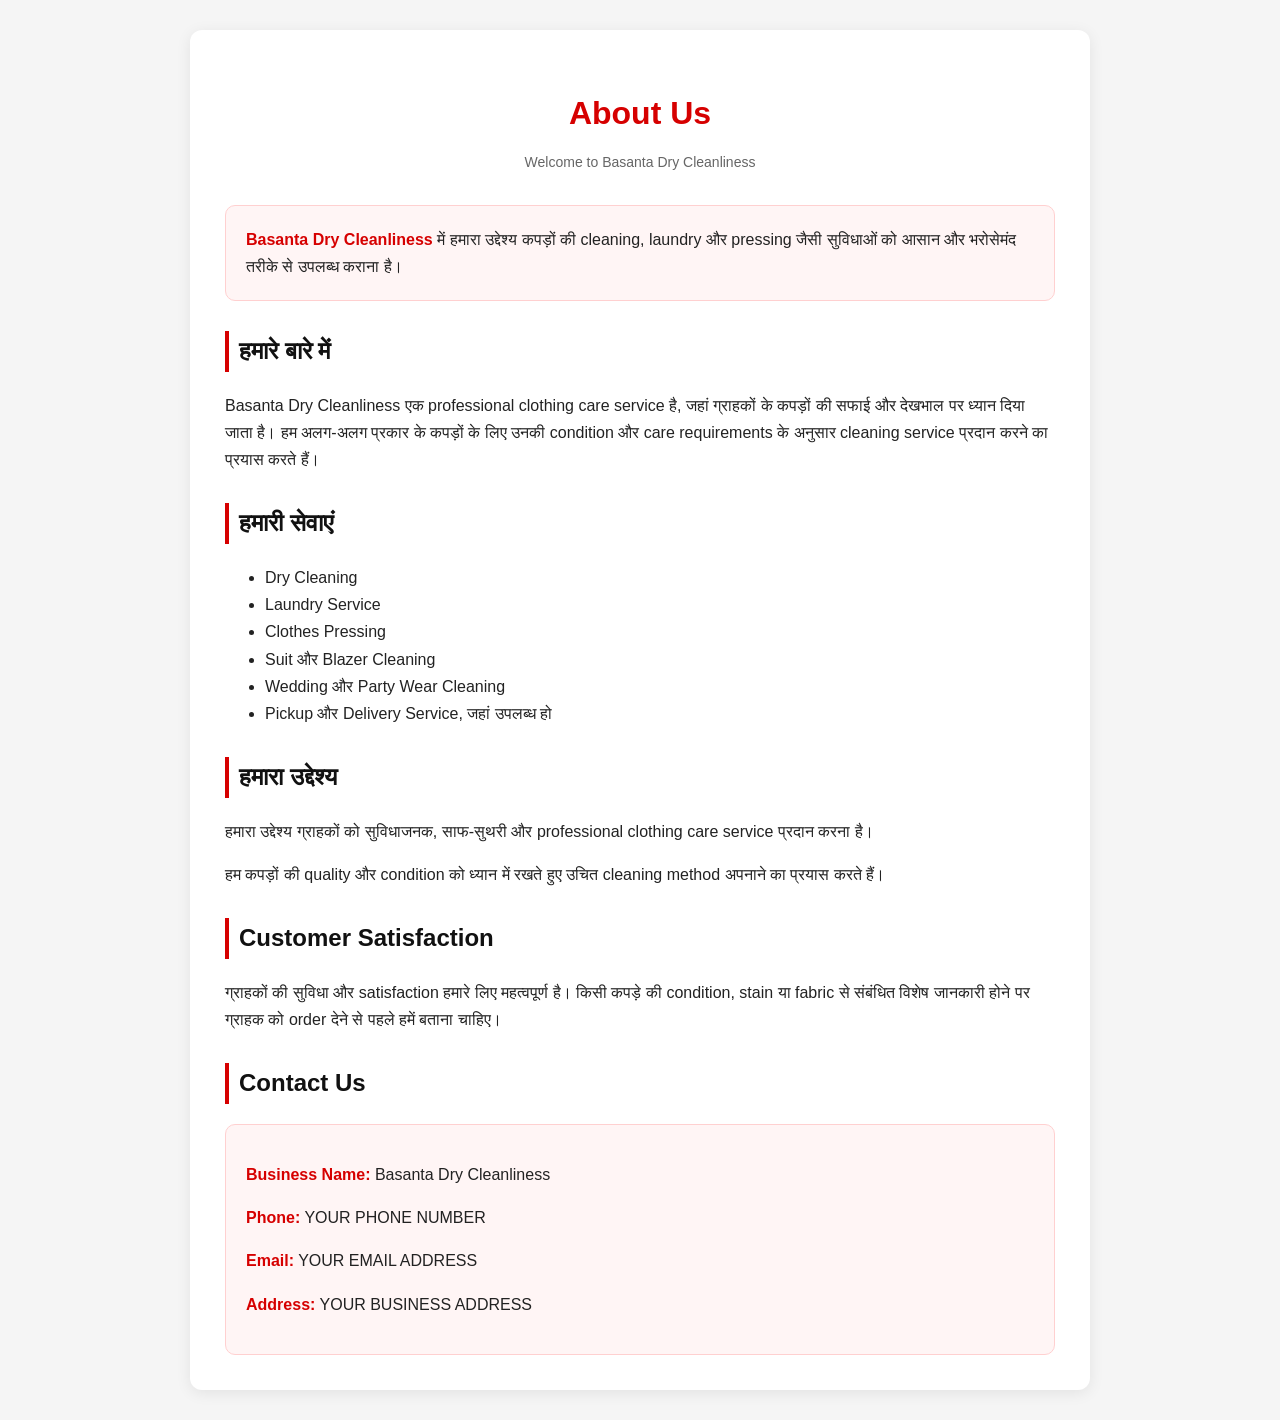
<file: About.html>
<!DOCTYPE html>
<html lang="hi">
<head>
<meta charset="UTF-8">
<meta name="viewport" content="width=device-width, initial-scale=1.0">
<title>About Us - Basanta Dry Cleanliness</title>
<style>
*{box-sizing:border-box}
body{margin:0;padding:0;font-family:Arial,sans-serif;background:#f5f5f5;color:#222;line-height:1.7}
.container{max-width:900px;margin:30px auto;background:#fff;padding:35px;border-radius:12px;box-shadow:0 3px 15px rgba(0,0,0,.08)}
h1{text-align:center;color:#d60000;margin-bottom:10px}
h2{color:#111;border-left:4px solid #d60000;padding-left:10px;margin-top:30px}
.updated{text-align:center;color:#666;font-size:14px;margin-bottom:30px}
.box{background:#fff5f5;border:1px solid #ffd0d0;padding:20px;border-radius:10px}
strong{color:#d60000}
@media(max-width:600px){.container{margin:10px;padding:20px}h1{font-size:26px}h2{font-size:20px}body{font-size:15px}}
</style>
</head>
<body>

<div class="container">

<h1>About Us</h1>

<div class="updated">
Welcome to Basanta Dry Cleanliness
</div>

<div class="box">
<strong>Basanta Dry Cleanliness</strong> में हमारा उद्देश्य कपड़ों की cleaning,
laundry और pressing जैसी सुविधाओं को आसान और भरोसेमंद तरीके से उपलब्ध कराना है।
</div>

<h2>हमारे बारे में</h2>

<p>
Basanta Dry Cleanliness एक professional clothing care service है, जहां
ग्राहकों के कपड़ों की सफाई और देखभाल पर ध्यान दिया जाता है।
हम अलग-अलग प्रकार के कपड़ों के लिए उनकी condition और care requirements
के अनुसार cleaning service प्रदान करने का प्रयास करते हैं।
</p>

<h2>हमारी सेवाएं</h2>

<ul>
<li>Dry Cleaning</li>
<li>Laundry Service</li>
<li>Clothes Pressing</li>
<li>Suit और Blazer Cleaning</li>
<li>Wedding और Party Wear Cleaning</li>
<li>Pickup और Delivery Service, जहां उपलब्ध हो</li>
</ul>

<h2>हमारा उद्देश्य</h2>

<p>
हमारा उद्देश्य ग्राहकों को सुविधाजनक, साफ-सुथरी और professional clothing
care service प्रदान करना है।
</p>

<p>
हम कपड़ों की quality और condition को ध्यान में रखते हुए उचित cleaning
method अपनाने का प्रयास करते हैं।
</p>

<h2>Customer Satisfaction</h2>

<p>
ग्राहकों की सुविधा और satisfaction हमारे लिए महत्वपूर्ण है। किसी कपड़े की
condition, stain या fabric से संबंधित विशेष जानकारी होने पर ग्राहक को
order देने से पहले हमें बताना चाहिए।
</p>

<h2>Contact Us</h2>

<div class="box">
<p><strong>Business Name:</strong> Basanta Dry Cleanliness</p>
<p><strong>Phone:</strong> YOUR PHONE NUMBER</p>
<p><strong>Email:</strong> YOUR EMAIL ADDRESS</p>
<p><strong>Address:</strong> YOUR BUSINESS ADDRESS</p>
</div>

</div>
</body>
</html>
</file>
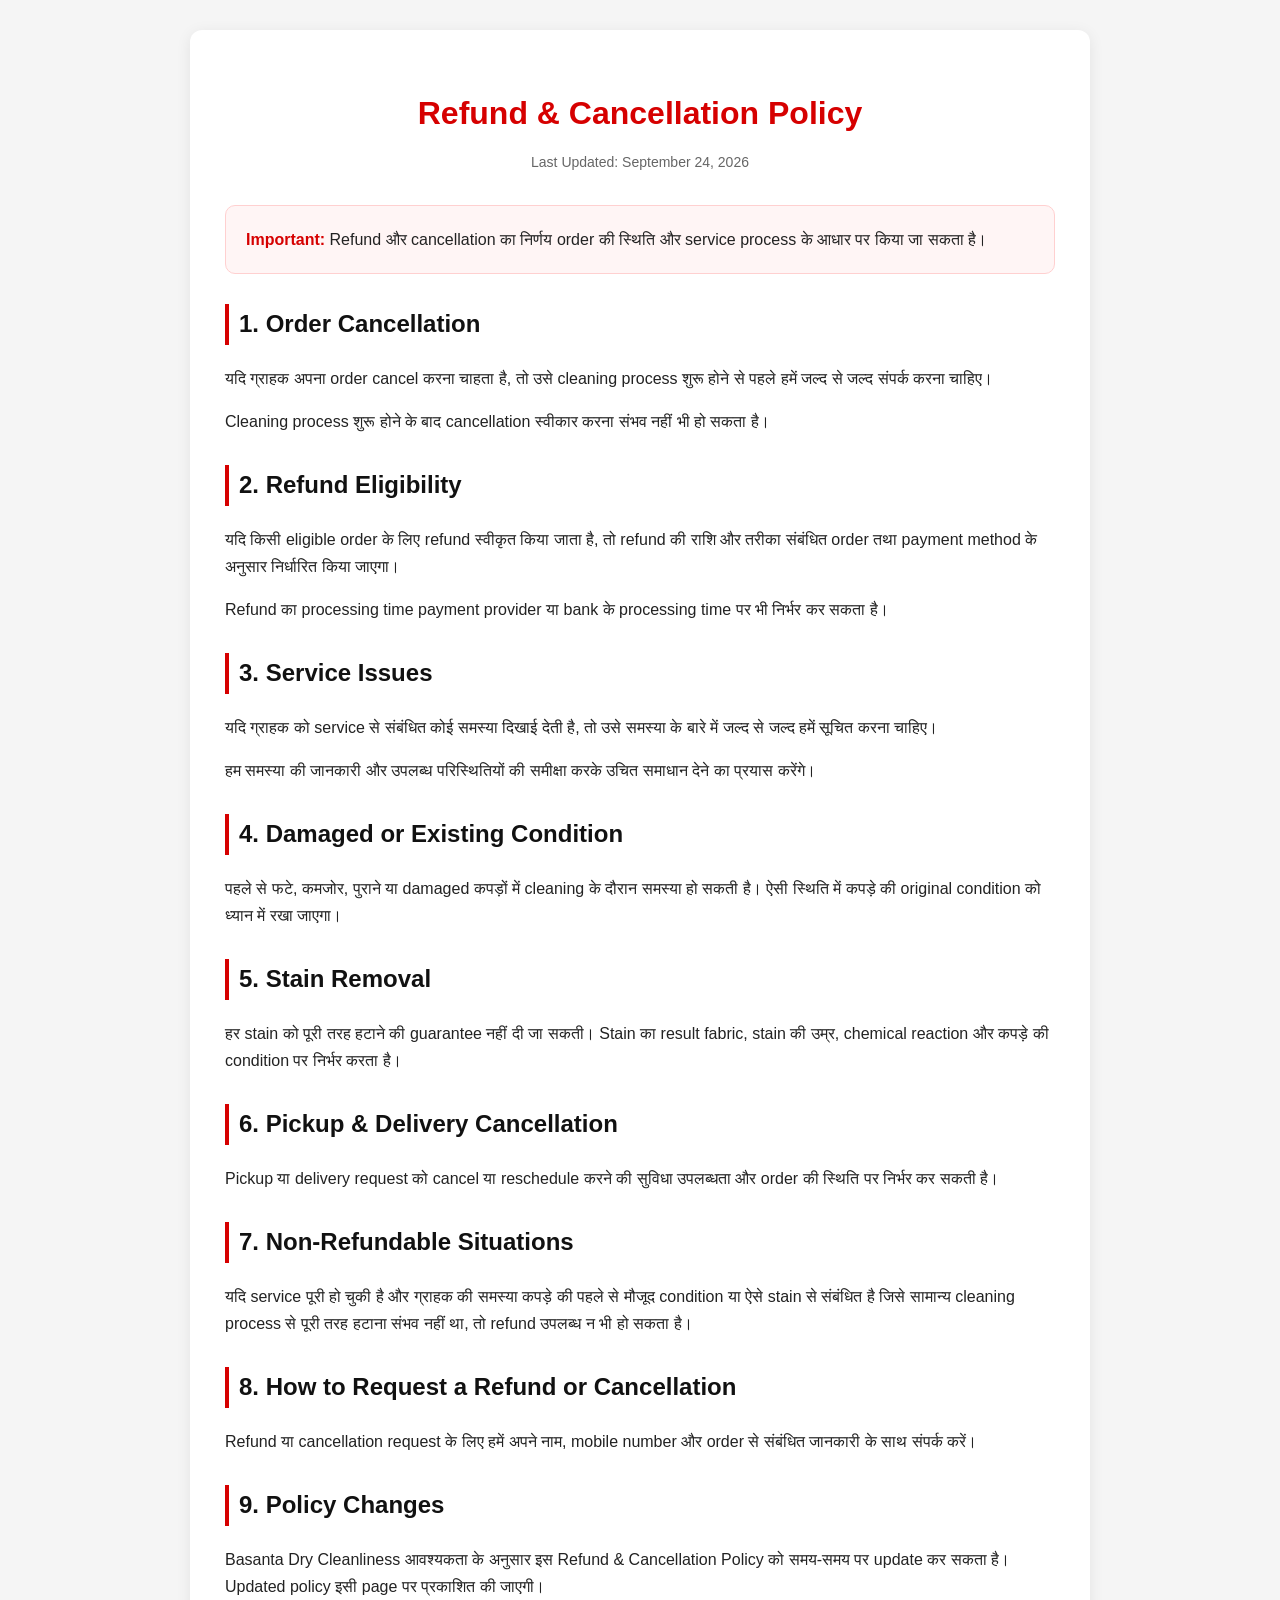
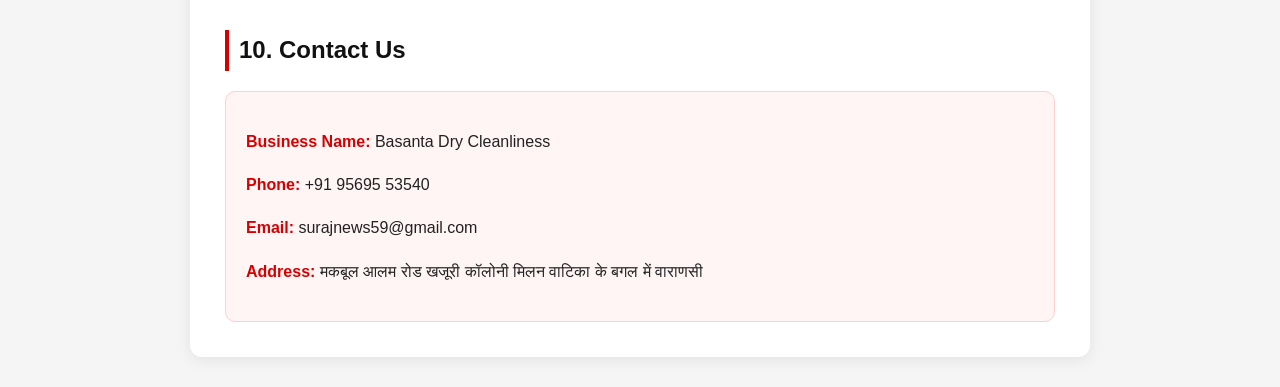
<file: Cancellation Policy.html>
<!DOCTYPE html>
<html lang="hi">
<head>
<meta charset="UTF-8">
<meta name="viewport" content="width=device-width, initial-scale=1.0">
<title>Refund & Cancellation Policy - Basanta Dry Cleanliness</title>
<style>
*{box-sizing:border-box}
body{margin:0;padding:0;font-family:Arial,sans-serif;background:#f5f5f5;color:#222;line-height:1.7}
.container{max-width:900px;margin:30px auto;background:#fff;padding:35px;border-radius:12px;box-shadow:0 3px 15px rgba(0,0,0,.08)}
h1{text-align:center;color:#d60000;margin-bottom:10px}
h2{color:#111;border-left:4px solid #d60000;padding-left:10px;margin-top:30px}
.updated{text-align:center;color:#666;font-size:14px;margin-bottom:30px}
.notice{background:#fff5f5;border:1px solid #ffd0d0;padding:20px;border-radius:10px}
strong{color:#d60000}
@media(max-width:600px){.container{margin:10px;padding:20px}h1{font-size:25px}h2{font-size:20px}body{font-size:15px}}
</style>
</head>
<body>

<div class="container">

<h1>Refund & Cancellation Policy</h1>

<div class="updated">
Last Updated: September 24, 2026
</div>

<div class="notice">
<strong>Important:</strong>
Refund और cancellation का निर्णय order की स्थिति और service process
के आधार पर किया जा सकता है।
</div>

<h2>1. Order Cancellation</h2>

<p>
यदि ग्राहक अपना order cancel करना चाहता है, तो उसे cleaning process शुरू
होने से पहले हमें जल्द से जल्द संपर्क करना चाहिए।
</p>

<p>
Cleaning process शुरू होने के बाद cancellation स्वीकार करना संभव नहीं भी हो
सकता है।
</p>

<h2>2. Refund Eligibility</h2>

<p>
यदि किसी eligible order के लिए refund स्वीकृत किया जाता है, तो refund की
राशि और तरीका संबंधित order तथा payment method के अनुसार निर्धारित किया जाएगा।
</p>

<p>
Refund का processing time payment provider या bank के processing time पर भी
निर्भर कर सकता है।
</p>

<h2>3. Service Issues</h2>

<p>
यदि ग्राहक को service से संबंधित कोई समस्या दिखाई देती है, तो उसे समस्या
के बारे में जल्द से जल्द हमें सूचित करना चाहिए।
</p>

<p>
हम समस्या की जानकारी और उपलब्ध परिस्थितियों की समीक्षा करके उचित समाधान
देने का प्रयास करेंगे।
</p>

<h2>4. Damaged or Existing Condition</h2>

<p>
पहले से फटे, कमजोर, पुराने या damaged कपड़ों में cleaning के दौरान समस्या
हो सकती है। ऐसी स्थिति में कपड़े की original condition को ध्यान में रखा जाएगा।
</p>

<h2>5. Stain Removal</h2>

<p>
हर stain को पूरी तरह हटाने की guarantee नहीं दी जा सकती। Stain का result
fabric, stain की उम्र, chemical reaction और कपड़े की condition पर निर्भर करता है।
</p>

<h2>6. Pickup & Delivery Cancellation</h2>

<p>
Pickup या delivery request को cancel या reschedule करने की सुविधा उपलब्धता
और order की स्थिति पर निर्भर कर सकती है।
</p>

<h2>7. Non-Refundable Situations</h2>

<p>
यदि service पूरी हो चुकी है और ग्राहक की समस्या कपड़े की पहले से मौजूद
condition या ऐसे stain से संबंधित है जिसे सामान्य cleaning process से
पूरी तरह हटाना संभव नहीं था, तो refund उपलब्ध न भी हो सकता है।
</p>

<h2>8. How to Request a Refund or Cancellation</h2>

<p>
Refund या cancellation request के लिए हमें अपने नाम, mobile number और
order से संबंधित जानकारी के साथ संपर्क करें।
</p>

<h2>9. Policy Changes</h2>

<p>
Basanta Dry Cleanliness आवश्यकता के अनुसार इस Refund & Cancellation Policy
को समय-समय पर update कर सकता है। Updated policy इसी page पर प्रकाशित की जाएगी।
</p>

<h2>10. Contact Us</h2>

<div class="notice">

<p>
<strong>Business Name:</strong> Basanta Dry Cleanliness
</p>

<p>
<strong>Phone:</strong> +91 95695 53540
</p>

<p>
<strong>Email:</strong> surajnews59@gmail.com
</p>

<p>
<strong>Address:</strong> मकबूल आलम रोड खजूरी कॉलोनी मिलन वाटिका के बगल में वाराणसी
</p>

</div>

</div>
</body>
</html>
</file>
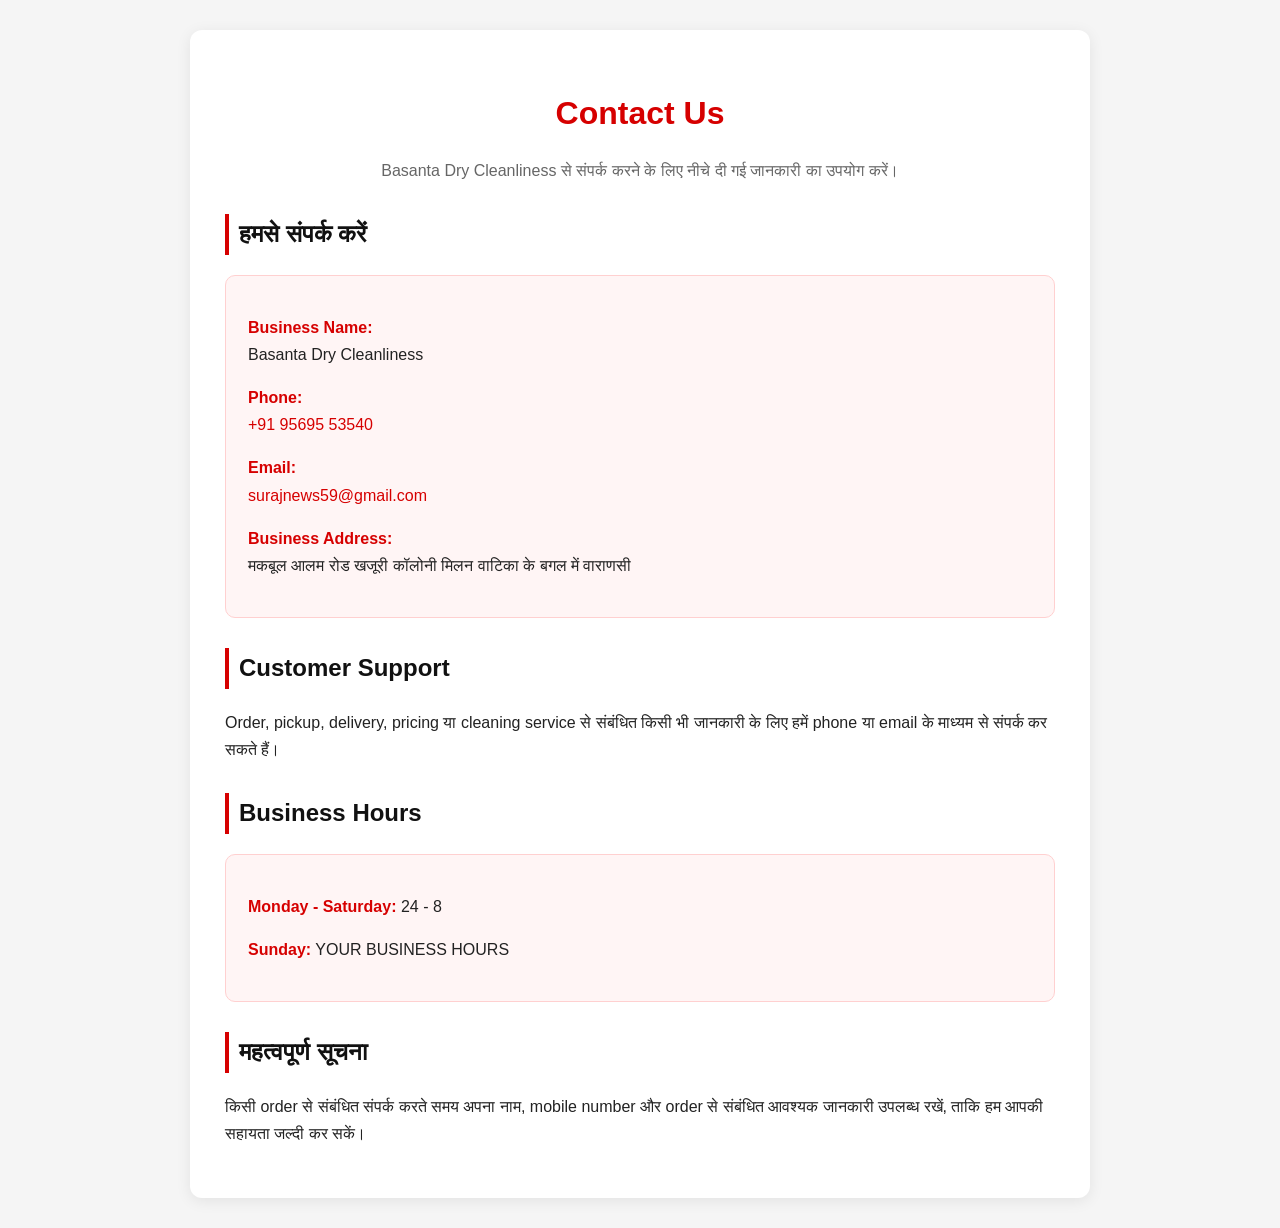
<file: contact.html>
<!DOCTYPE html>
<html lang="hi">
<head>
<meta charset="UTF-8">
<meta name="viewport" content="width=device-width, initial-scale=1.0">
<title>Contact Us - Basanta Dry Cleanliness</title>
<style>
*{box-sizing:border-box}
body{margin:0;padding:0;font-family:Arial,sans-serif;background:#f5f5f5;color:#222;line-height:1.7}
.container{max-width:900px;margin:30px auto;background:#fff;padding:35px;border-radius:12px;box-shadow:0 3px 15px rgba(0,0,0,.08)}
h1{text-align:center;color:#d60000;margin-bottom:10px}
h2{color:#111;border-left:4px solid #d60000;padding-left:10px;margin-top:30px}
.subtitle{text-align:center;color:#666;margin-bottom:30px}
.contact-box{background:#fff5f5;border:1px solid #ffd0d0;padding:22px;border-radius:10px;margin-top:15px}
strong{color:#d60000}
a{color:#d60000;text-decoration:none}
a:hover{text-decoration:underline}
@media(max-width:600px){.container{margin:10px;padding:20px}h1{font-size:26px}h2{font-size:20px}body{font-size:15px}}
</style>
</head>
<body>

<div class="container">

<h1>Contact Us</h1>

<p class="subtitle">
Basanta Dry Cleanliness से संपर्क करने के लिए नीचे दी गई जानकारी का उपयोग करें।
</p>

<h2>हमसे संपर्क करें</h2>

<div class="contact-box">

<p>
<strong>Business Name:</strong><br>
Basanta Dry Cleanliness
</p>

<p>
<strong>Phone:</strong><br>
<a href="tel:YOUR_PHONE_NUMBER">+91 95695 53540</a>
</p>

<p>
<strong>Email:</strong><br>
<a href="mailto:YOUR_EMAIL_ADDRESS">surajnews59@gmail.com</a>
</p>

<p>
<strong>Business Address:</strong><br>
मकबूल आलम रोड खजूरी कॉलोनी मिलन वाटिका के बगल में वाराणसी
</p>

</div>

<h2>Customer Support</h2>

<p>
Order, pickup, delivery, pricing या cleaning service से संबंधित किसी भी
जानकारी के लिए हमें phone या email के माध्यम से संपर्क कर सकते हैं।
</p>

<h2>Business Hours</h2>

<div class="contact-box">
<p><strong>Monday - Saturday:</strong> 24 - 8</p>
<p><strong>Sunday:</strong> YOUR BUSINESS HOURS</p>
</div>

<h2>महत्वपूर्ण सूचना</h2>

<p>
किसी order से संबंधित संपर्क करते समय अपना नाम, mobile number और order
से संबंधित आवश्यक जानकारी उपलब्ध रखें, ताकि हम आपकी सहायता जल्दी कर सकें।
</p>

</div>
</body>
</html>
</file>
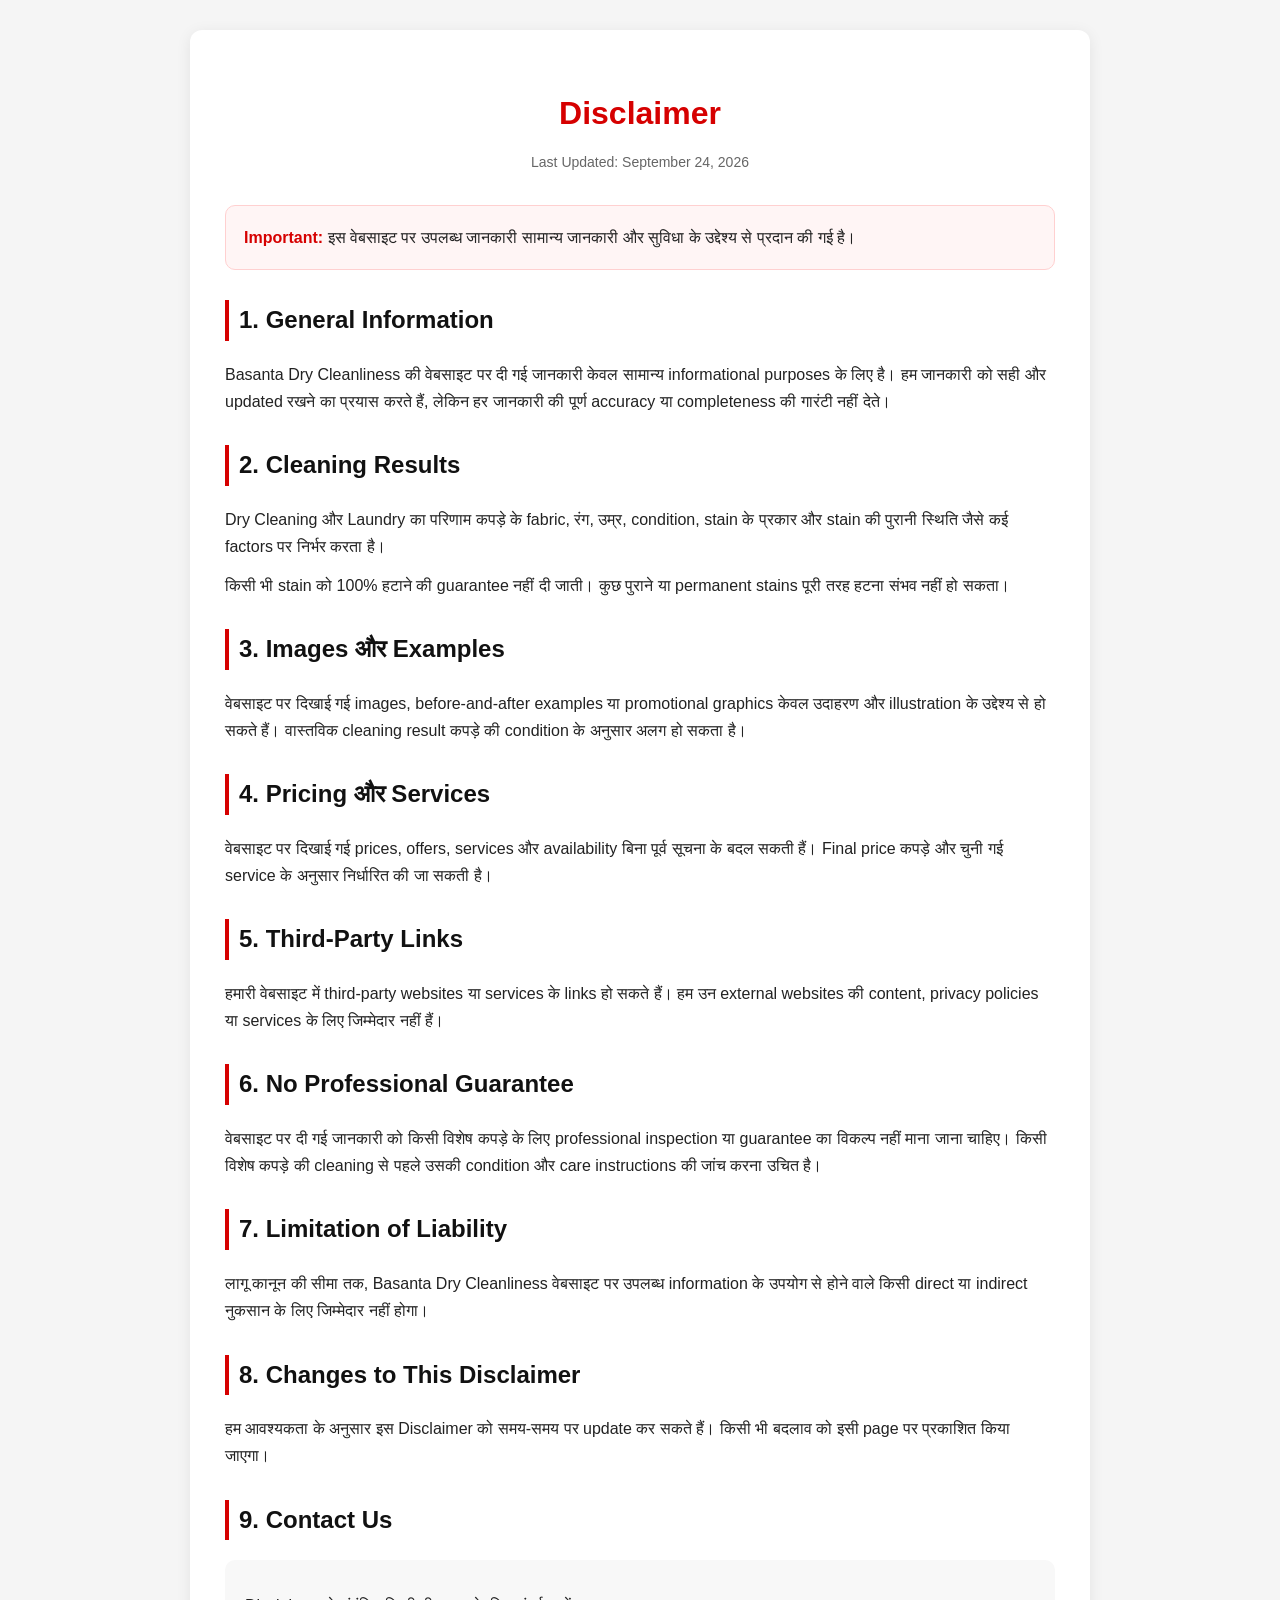
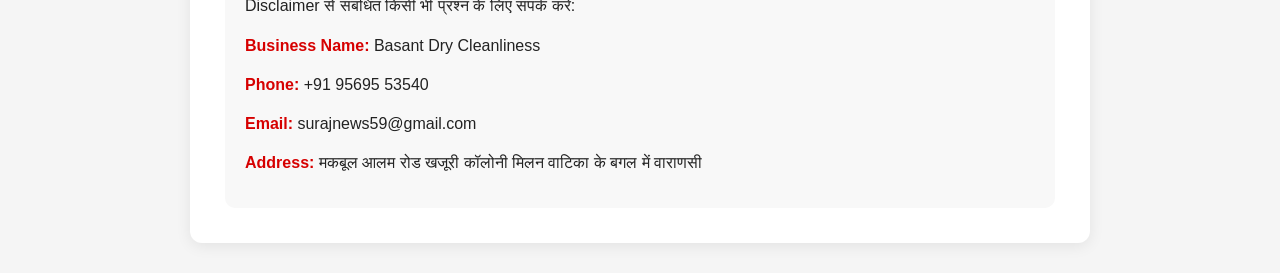
<file: dislemer.html>
<!DOCTYPE html>
<html lang="hi">
<head>
  <meta charset="UTF-8">
  <meta name="viewport" content="width=device-width, initial-scale=1.0">

  <title>Disclaimer - Basanta Dry Cleanliness</title>

  <style>
    * {
      box-sizing: border-box;
    }

    body {
      margin: 0;
      padding: 0;
      font-family: Arial, sans-serif;
      background: #f5f5f5;
      color: #222;
      line-height: 1.7;
    }

    .disclaimer-container {
      max-width: 900px;
      margin: 30px auto;
      background: #fff;
      padding: 35px;
      border-radius: 12px;
      box-shadow: 0 3px 15px rgba(0,0,0,0.08);
    }

    h1 {
      text-align: center;
      color: #d60000;
      margin-bottom: 10px;
    }

    h2 {
      color: #111;
      border-left: 4px solid #d60000;
      padding-left: 10px;
      margin-top: 30px;
    }

    p {
      margin: 12px 0;
    }

    .updated {
      text-align: center;
      color: #666;
      font-size: 14px;
      margin-bottom: 30px;
    }

    .notice {
      background: #fff5f5;
      border: 1px solid #ffd0d0;
      padding: 18px;
      border-radius: 10px;
      margin-bottom: 25px;
    }

    .contact-box {
      background: #f8f8f8;
      padding: 20px;
      border-radius: 10px;
      margin-top: 20px;
    }

    strong {
      color: #d60000;
    }

    @media (max-width: 600px) {
      .disclaimer-container {
        margin: 10px;
        padding: 20px;
      }

      h1 {
        font-size: 26px;
      }

      h2 {
        font-size: 20px;
      }

      body {
        font-size: 15px;
      }
    }
  </style>
</head>

<body>

<div class="disclaimer-container">

  <h1>Disclaimer</h1>

  <div class="updated">
    Last Updated: September 24, 2026
  </div>

  <div class="notice">
    <strong>Important:</strong>
    इस वेबसाइट पर उपलब्ध जानकारी सामान्य जानकारी और सुविधा के उद्देश्य से प्रदान की गई है।
  </div>

  <h2>1. General Information</h2>

  <p>
    Basanta Dry Cleanliness की वेबसाइट पर दी गई जानकारी केवल सामान्य
    informational purposes के लिए है। हम जानकारी को सही और updated रखने
    का प्रयास करते हैं, लेकिन हर जानकारी की पूर्ण accuracy या completeness
    की गारंटी नहीं देते।
  </p>

  <h2>2. Cleaning Results</h2>

  <p>
    Dry Cleaning और Laundry का परिणाम कपड़े के fabric, रंग, उम्र, condition,
    stain के प्रकार और stain की पुरानी स्थिति जैसे कई factors पर निर्भर करता है।
  </p>

  <p>
    किसी भी stain को 100% हटाने की guarantee नहीं दी जाती। कुछ पुराने या
    permanent stains पूरी तरह हटना संभव नहीं हो सकता।
  </p>

  <h2>3. Images और Examples</h2>

  <p>
    वेबसाइट पर दिखाई गई images, before-and-after examples या promotional
    graphics केवल उदाहरण और illustration के उद्देश्य से हो सकते हैं।
    वास्तविक cleaning result कपड़े की condition के अनुसार अलग हो सकता है।
  </p>

  <h2>4. Pricing और Services</h2>

  <p>
    वेबसाइट पर दिखाई गई prices, offers, services और availability बिना
    पूर्व सूचना के बदल सकती हैं। Final price कपड़े और चुनी गई service
    के अनुसार निर्धारित की जा सकती है।
  </p>

  <h2>5. Third-Party Links</h2>

  <p>
    हमारी वेबसाइट में third-party websites या services के links हो सकते हैं।
    हम उन external websites की content, privacy policies या services के लिए
    जिम्मेदार नहीं हैं।
  </p>

  <h2>6. No Professional Guarantee</h2>

  <p>
    वेबसाइट पर दी गई जानकारी को किसी विशेष कपड़े के लिए professional
    inspection या guarantee का विकल्प नहीं माना जाना चाहिए। किसी विशेष
    कपड़े की cleaning से पहले उसकी condition और care instructions की जांच
    करना उचित है।
  </p>

  <h2>7. Limitation of Liability</h2>

  <p>
    लागू कानून की सीमा तक, Basanta Dry Cleanliness वेबसाइट पर उपलब्ध
    information के उपयोग से होने वाले किसी direct या indirect नुकसान के
    लिए जिम्मेदार नहीं होगा।
  </p>

  <h2>8. Changes to This Disclaimer</h2>

  <p>
    हम आवश्यकता के अनुसार इस Disclaimer को समय-समय पर update कर सकते हैं।
    किसी भी बदलाव को इसी page पर प्रकाशित किया जाएगा।
  </p>

  <h2>9. Contact Us</h2>

  <div class="contact-box">

    <p>
      Disclaimer से संबंधित किसी भी प्रश्न के लिए संपर्क करें:
    </p>

    <p>
      <strong>Business Name:</strong> Basant Dry Cleanliness
    </p>

    <p>
      <strong>Phone:</strong> +91 95695 53540
    </p>

    <p>
      <strong>Email:</strong> surajnews59@gmail.com
    </p>

    <p>
      <strong>Address:</strong> मकबूल आलम रोड खजूरी कॉलोनी मिलन वाटिका के बगल में वाराणसी
    </p>

  </div>

</div>

</body>
</html>
</file>
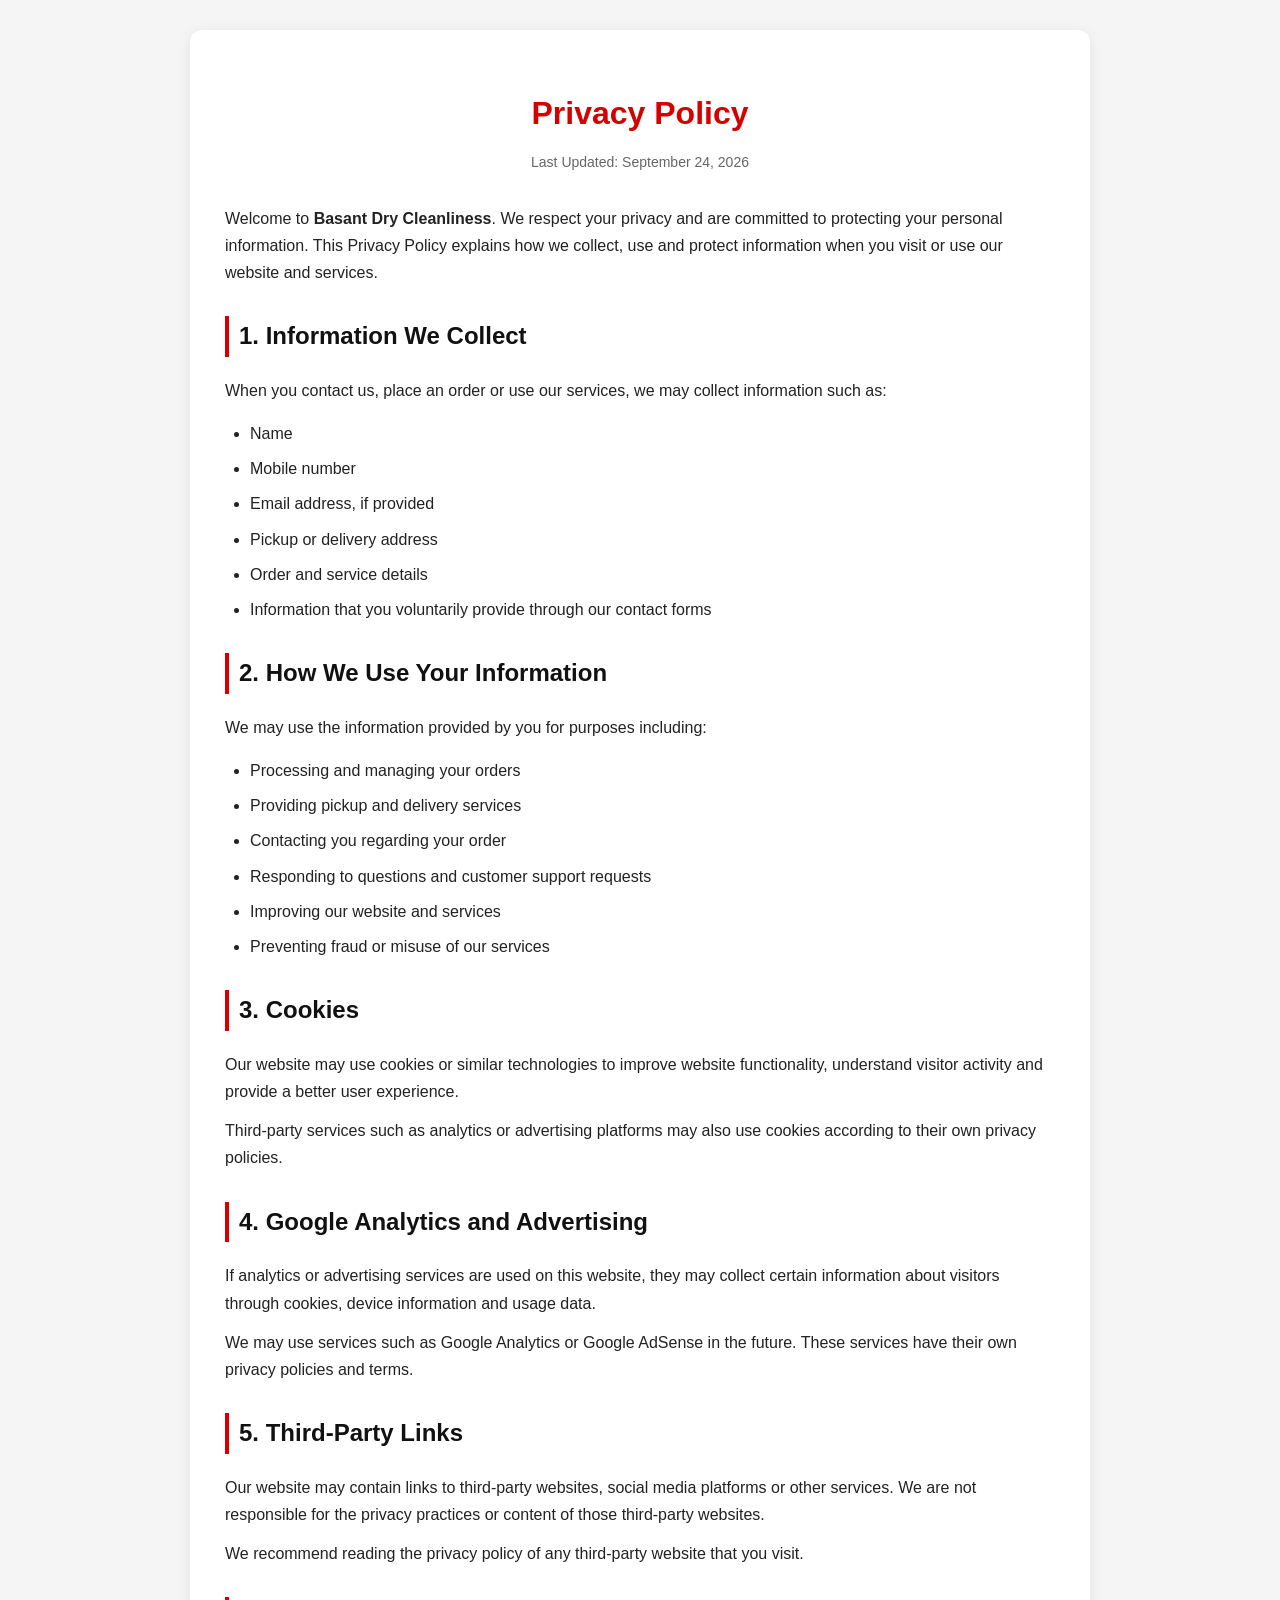
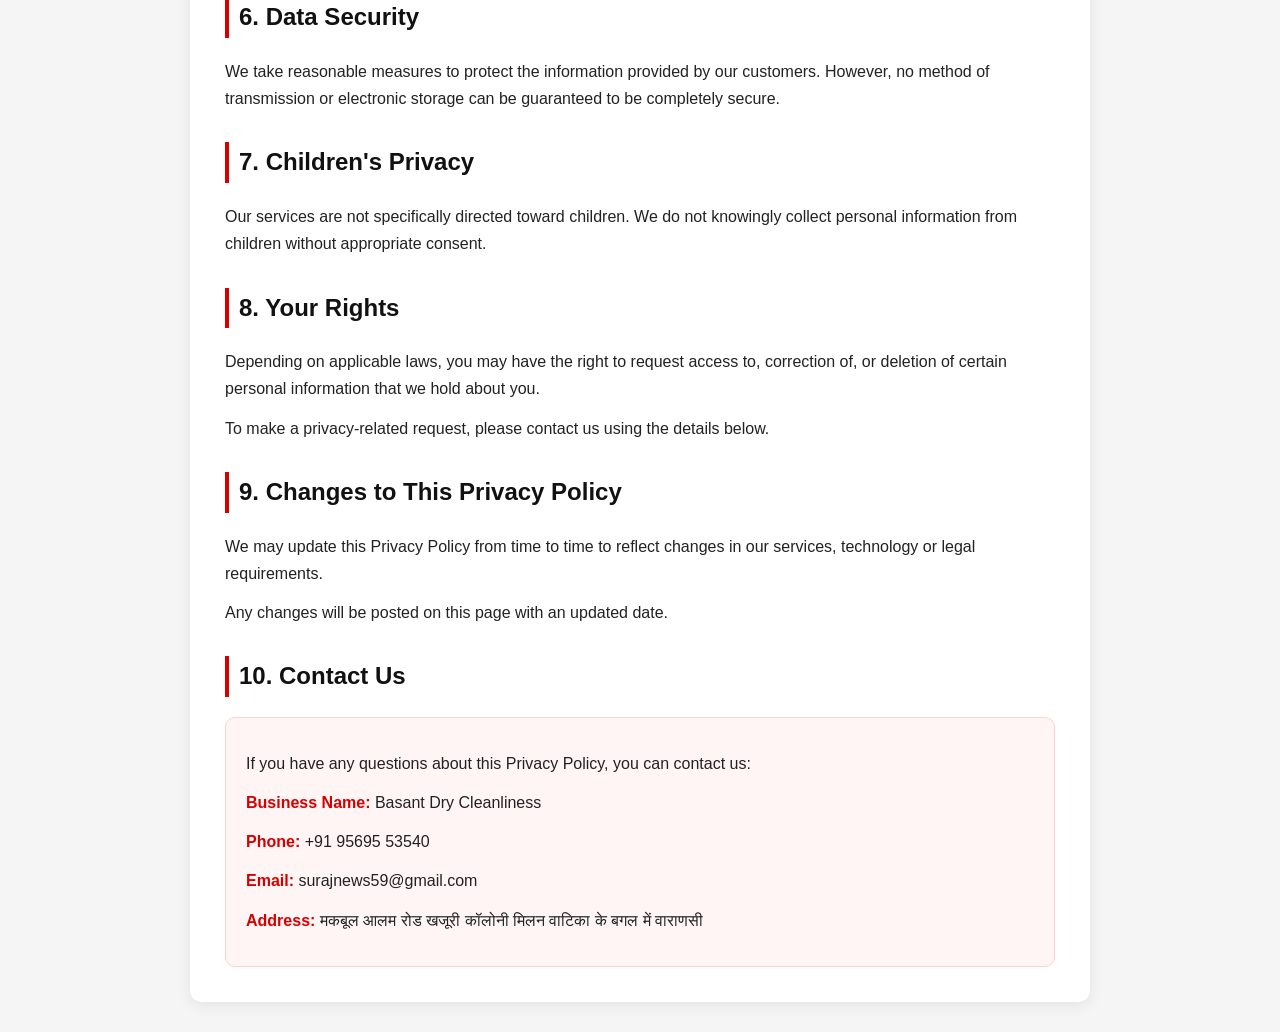
<file: privacy policy.html>
<!DOCTYPE html>
<html lang="hi">
<head>
  <meta charset="UTF-8">
  <meta name="viewport" content="width=device-width, initial-scale=1.0">
  <title>Privacy Policy - Basant Dry Cleanliness</title>

  <style>
    * {
      box-sizing: border-box;
    }

    body {
      margin: 0;
      padding: 0;
      font-family: Arial, sans-serif;
      background: #f5f5f5;
      color: #222;
      line-height: 1.7;
    }

    .privacy-container {
      max-width: 900px;
      margin: 30px auto;
      background: #fff;
      padding: 35px;
      border-radius: 12px;
      box-shadow: 0 3px 15px rgba(0,0,0,0.08);
    }

    h1 {
      color: #d60000;
      text-align: center;
      margin-bottom: 10px;
    }

    h2 {
      color: #111;
      border-left: 4px solid #d60000;
      padding-left: 10px;
      margin-top: 30px;
    }

    p {
      margin: 12px 0;
    }

    ul {
      padding-left: 25px;
    }

    li {
      margin-bottom: 8px;
    }

    .updated {
      text-align: center;
      color: #666;
      margin-bottom: 30px;
      font-size: 14px;
    }

    .contact-box {
      background: #fff5f5;
      border: 1px solid #ffd0d0;
      padding: 20px;
      border-radius: 10px;
      margin-top: 20px;
    }

    .contact-box strong {
      color: #d60000;
    }

    a {
      color: #d60000;
      text-decoration: none;
    }

    a:hover {
      text-decoration: underline;
    }

    @media (max-width: 600px) {
      .privacy-container {
        margin: 10px;
        padding: 20px;
        border-radius: 8px;
      }

      h1 {
        font-size: 26px;
      }

      h2 {
        font-size: 20px;
      }

      body {
        font-size: 15px;
      }
    }
  </style>
</head>

<body>

<div class="privacy-container">

  <h1>Privacy Policy</h1>

  <div class="updated">
    Last Updated: September 24, 2026
  </div>

  <p>
    Welcome to <strong>Basant Dry Cleanliness</strong>. 
    We respect your privacy and are committed to protecting your personal information.
    This Privacy Policy explains how we collect, use and protect information when you
    visit or use our website and services.
  </p>

  <h2>1. Information We Collect</h2>

  <p>
    When you contact us, place an order or use our services, we may collect information
    such as:
  </p>

  <ul>
    <li>Name</li>
    <li>Mobile number</li>
    <li>Email address, if provided</li>
    <li>Pickup or delivery address</li>
    <li>Order and service details</li>
    <li>Information that you voluntarily provide through our contact forms</li>
  </ul>

  <h2>2. How We Use Your Information</h2>

  <p>
    We may use the information provided by you for purposes including:
  </p>

  <ul>
    <li>Processing and managing your orders</li>
    <li>Providing pickup and delivery services</li>
    <li>Contacting you regarding your order</li>
    <li>Responding to questions and customer support requests</li>
    <li>Improving our website and services</li>
    <li>Preventing fraud or misuse of our services</li>
  </ul>

  <h2>3. Cookies</h2>

  <p>
    Our website may use cookies or similar technologies to improve website functionality,
    understand visitor activity and provide a better user experience.
  </p>

  <p>
    Third-party services such as analytics or advertising platforms may also use cookies
    according to their own privacy policies.
  </p>

  <h2>4. Google Analytics and Advertising</h2>

  <p>
    If analytics or advertising services are used on this website, they may collect
    certain information about visitors through cookies, device information and usage
    data.
  </p>

  <p>
    We may use services such as Google Analytics or Google AdSense in the future.
    These services have their own privacy policies and terms.
  </p>

  <h2>5. Third-Party Links</h2>

  <p>
    Our website may contain links to third-party websites, social media platforms or
    other services. We are not responsible for the privacy practices or content of
    those third-party websites.
  </p>

  <p>
    We recommend reading the privacy policy of any third-party website that you visit.
  </p>

  <h2>6. Data Security</h2>

  <p>
    We take reasonable measures to protect the information provided by our customers.
    However, no method of transmission or electronic storage can be guaranteed to be
    completely secure.
  </p>

  <h2>7. Children's Privacy</h2>

  <p>
    Our services are not specifically directed toward children. We do not knowingly
    collect personal information from children without appropriate consent.
  </p>

  <h2>8. Your Rights</h2>

  <p>
    Depending on applicable laws, you may have the right to request access to,
    correction of, or deletion of certain personal information that we hold about you.
  </p>

  <p>
    To make a privacy-related request, please contact us using the details below.
  </p>

  <h2>9. Changes to This Privacy Policy</h2>

  <p>
    We may update this Privacy Policy from time to time to reflect changes in our
    services, technology or legal requirements.
  </p>

  <p>
    Any changes will be posted on this page with an updated date.
  </p>

  <h2>10. Contact Us</h2>

  <div class="contact-box">

    <p>
      If you have any questions about this Privacy Policy, you can contact us:
    </p>

    <p>
      <strong>Business Name:</strong> Basant Dry Cleanliness
    </p>

    <p>
      <strong>Phone:</strong> +91 95695 53540
    </p>

    <p>
      <strong>Email:</strong> surajnews59@gmail.com

    <p>
      <strong>Address:</strong> मकबूल आलम रोड खजूरी कॉलोनी मिलन वाटिका के बगल में वाराणसी
    </p>

  </div>

</div>

</body>
</html>
</file>
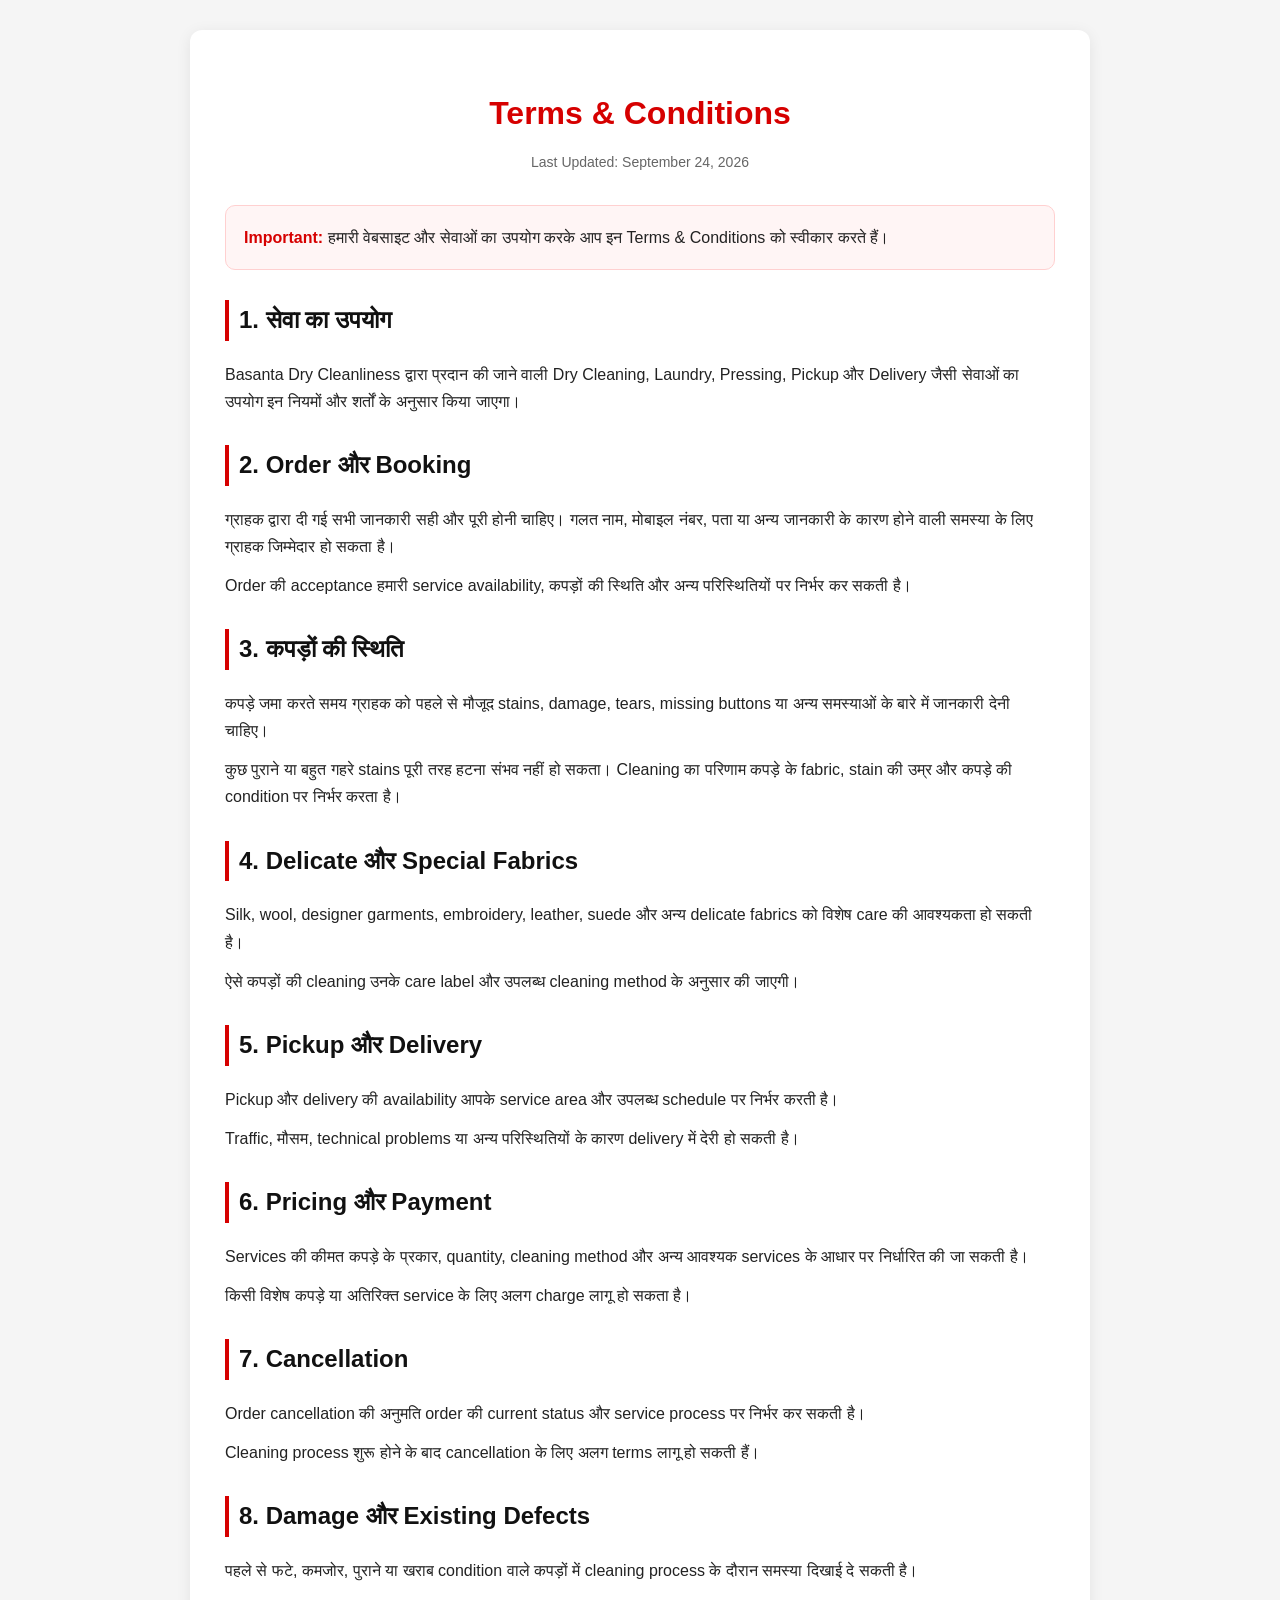
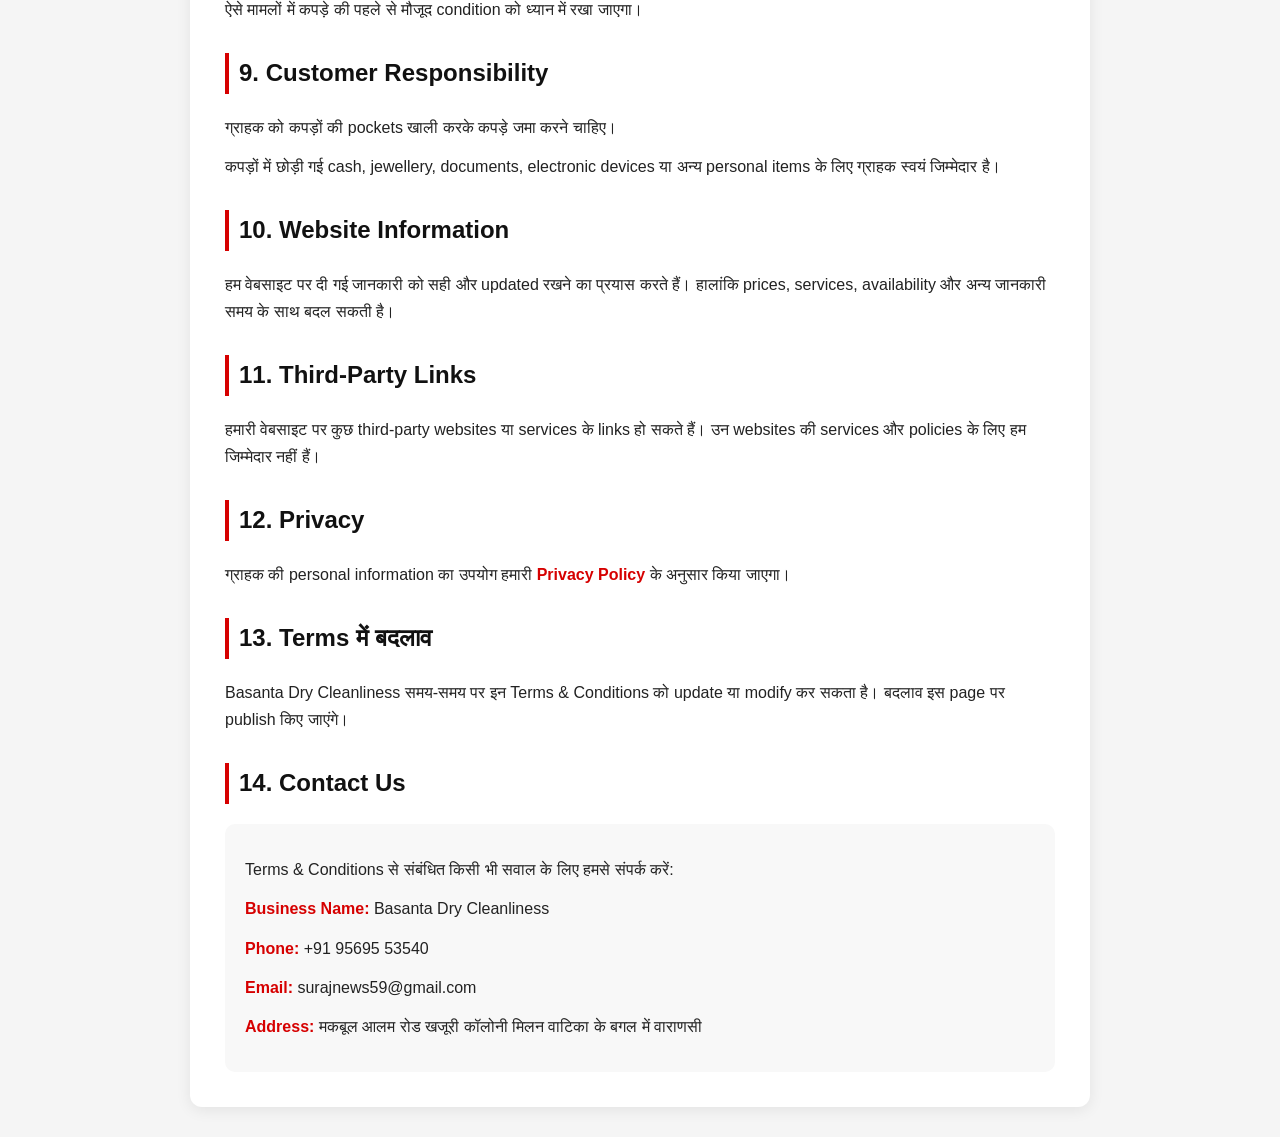
<file: terms and conditions.html>
<!DOCTYPE html>
<html lang="hi">
<head>
  <meta charset="UTF-8">
  <meta name="viewport" content="width=device-width, initial-scale=1.0">
  <title>Terms & Conditions - Basanta Dry Cleanliness</title>

  <style>
    * {
      box-sizing: border-box;
    }

    body {
      margin: 0;
      padding: 0;
      font-family: Arial, sans-serif;
      background: #f5f5f5;
      color: #222;
      line-height: 1.7;
    }

    .terms-container {
      max-width: 900px;
      margin: 30px auto;
      background: #fff;
      padding: 35px;
      border-radius: 12px;
      box-shadow: 0 3px 15px rgba(0,0,0,0.08);
    }

    h1 {
      color: #d60000;
      text-align: center;
      margin-bottom: 10px;
    }

    h2 {
      color: #111;
      border-left: 4px solid #d60000;
      padding-left: 10px;
      margin-top: 30px;
    }

    p {
      margin: 12px 0;
    }

    ul {
      padding-left: 25px;
    }

    li {
      margin-bottom: 8px;
    }

    .updated {
      text-align: center;
      color: #666;
      font-size: 14px;
      margin-bottom: 30px;
    }

    .notice {
      background: #fff5f5;
      border: 1px solid #ffd0d0;
      padding: 18px;
      border-radius: 10px;
      margin: 20px 0;
    }

    .contact-box {
      background: #f8f8f8;
      padding: 20px;
      border-radius: 10px;
      margin-top: 20px;
    }

    strong {
      color: #d60000;
    }

    @media (max-width: 600px) {
      .terms-container {
        margin: 10px;
        padding: 20px;
        border-radius: 8px;
      }

      h1 {
        font-size: 26px;
      }

      h2 {
        font-size: 20px;
      }

      body {
        font-size: 15px;
      }
    }
  </style>
</head>

<body>

<div class="terms-container">

  <h1>Terms & Conditions</h1>

  <div class="updated">
    Last Updated: September 24, 2026
  </div>

  <div class="notice">
    <strong>Important:</strong>
    हमारी वेबसाइट और सेवाओं का उपयोग करके आप इन Terms & Conditions को स्वीकार करते हैं।
  </div>

  <h2>1. सेवा का उपयोग</h2>

  <p>
    Basanta Dry Cleanliness द्वारा प्रदान की जाने वाली Dry Cleaning, Laundry,
    Pressing, Pickup और Delivery जैसी सेवाओं का उपयोग इन नियमों और शर्तों के
    अनुसार किया जाएगा।
  </p>

  <h2>2. Order और Booking</h2>

  <p>
    ग्राहक द्वारा दी गई सभी जानकारी सही और पूरी होनी चाहिए। गलत नाम, मोबाइल नंबर,
    पता या अन्य जानकारी के कारण होने वाली समस्या के लिए ग्राहक जिम्मेदार हो सकता है।
  </p>

  <p>
    Order की acceptance हमारी service availability, कपड़ों की स्थिति और अन्य
    परिस्थितियों पर निर्भर कर सकती है।
  </p>

  <h2>3. कपड़ों की स्थिति</h2>

  <p>
    कपड़े जमा करते समय ग्राहक को पहले से मौजूद stains, damage, tears, missing
    buttons या अन्य समस्याओं के बारे में जानकारी देनी चाहिए।
  </p>

  <p>
    कुछ पुराने या बहुत गहरे stains पूरी तरह हटना संभव नहीं हो सकता। Cleaning का
    परिणाम कपड़े के fabric, stain की उम्र और कपड़े की condition पर निर्भर करता है।
  </p>

  <h2>4. Delicate और Special Fabrics</h2>

  <p>
    Silk, wool, designer garments, embroidery, leather, suede और अन्य delicate
    fabrics को विशेष care की आवश्यकता हो सकती है।
  </p>

  <p>
    ऐसे कपड़ों की cleaning उनके care label और उपलब्ध cleaning method के अनुसार
    की जाएगी।
  </p>

  <h2>5. Pickup और Delivery</h2>

  <p>
    Pickup और delivery की availability आपके service area और उपलब्ध schedule पर
    निर्भर करती है।
  </p>

  <p>
    Traffic, मौसम, technical problems या अन्य परिस्थितियों के कारण delivery में
    देरी हो सकती है।
  </p>

  <h2>6. Pricing और Payment</h2>

  <p>
    Services की कीमत कपड़े के प्रकार, quantity, cleaning method और अन्य आवश्यक
    services के आधार पर निर्धारित की जा सकती है।
  </p>

  <p>
    किसी विशेष कपड़े या अतिरिक्त service के लिए अलग charge लागू हो सकता है।
  </p>

  <h2>7. Cancellation</h2>

  <p>
    Order cancellation की अनुमति order की current status और service process पर
    निर्भर कर सकती है।
  </p>

  <p>
    Cleaning process शुरू होने के बाद cancellation के लिए अलग terms लागू हो सकती हैं।
  </p>

  <h2>8. Damage और Existing Defects</h2>

  <p>
    पहले से फटे, कमजोर, पुराने या खराब condition वाले कपड़ों में cleaning process
    के दौरान समस्या दिखाई दे सकती है।
  </p>

  <p>
    ऐसे मामलों में कपड़े की पहले से मौजूद condition को ध्यान में रखा जाएगा।
  </p>

  <h2>9. Customer Responsibility</h2>

  <p>
    ग्राहक को कपड़ों की pockets खाली करके कपड़े जमा करने चाहिए।
  </p>

  <p>
    कपड़ों में छोड़ी गई cash, jewellery, documents, electronic devices या अन्य
    personal items के लिए ग्राहक स्वयं जिम्मेदार है।
  </p>

  <h2>10. Website Information</h2>

  <p>
    हम वेबसाइट पर दी गई जानकारी को सही और updated रखने का प्रयास करते हैं।
    हालांकि prices, services, availability और अन्य जानकारी समय के साथ बदल सकती है।
  </p>

  <h2>11. Third-Party Links</h2>

  <p>
    हमारी वेबसाइट पर कुछ third-party websites या services के links हो सकते हैं।
    उन websites की services और policies के लिए हम जिम्मेदार नहीं हैं।
  </p>

  <h2>12. Privacy</h2>

  <p>
    ग्राहक की personal information का उपयोग हमारी
    <strong>Privacy Policy</strong> के अनुसार किया जाएगा।
  </p>

  <h2>13. Terms में बदलाव</h2>

  <p>
    Basanta Dry Cleanliness समय-समय पर इन Terms & Conditions को update या modify
    कर सकता है। बदलाव इस page पर publish किए जाएंगे।
  </p>

  <h2>14. Contact Us</h2>

  <div class="contact-box">

    <p>
      Terms & Conditions से संबंधित किसी भी सवाल के लिए हमसे संपर्क करें:
    </p>

    <p>
      <strong>Business Name:</strong> Basanta Dry Cleanliness
    </p>

    <p>
      <strong>Phone:</strong> +91 95695 53540
    </p>

    <p>
      <strong>Email:</strong> surajnews59@gmail.com
    </p>

    <p>
      <strong>Address:</strong> मकबूल आलम रोड खजूरी कॉलोनी मिलन वाटिका के बगल में वाराणसी
    </p>

  </div>

</div>

</body>
</html>
</file>
